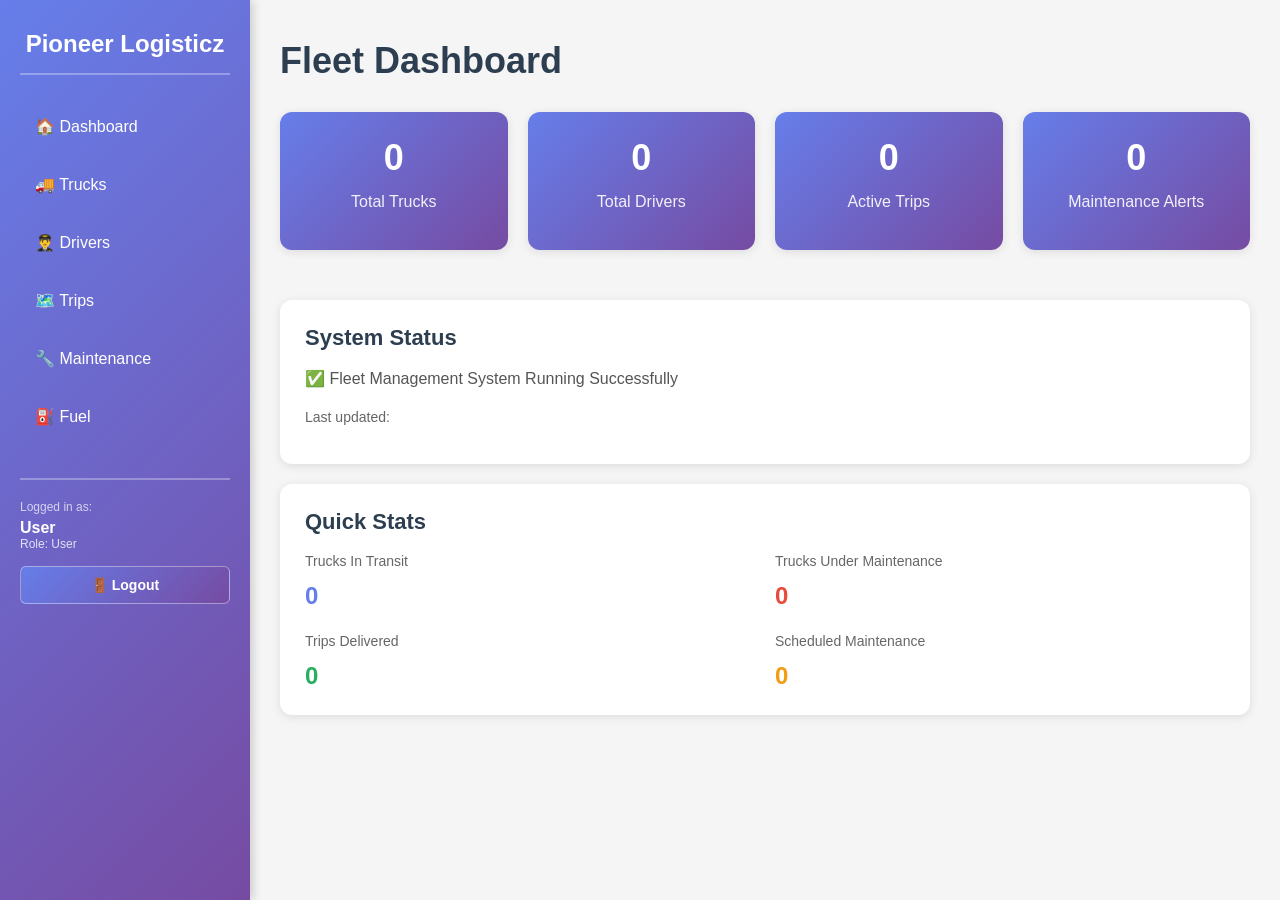
<file: index.html>
<!DOCTYPE html>
<html lang="en">
<head>
    <meta charset="UTF-8">
    <meta name="viewport" content="width=device-width, initial-scale=1.0">
    <title>Pioneer Logisticz Dashboard</title>
    <link rel="stylesheet" href="css/style.css">
</head>
<body>

<div class="sidebar">
    <h2>Pioneer Logisticz</h2>

    <ul>
        <li><a href="index.html">🏠 Dashboard</a></li>
        <li><a href="trucks.html">🚚 Trucks</a></li>
        <li><a href="drivers.html">👨‍✈️ Drivers</a></li>
        <li><a href="trips.html">🗺️ Trips</a></li>
        <li><a href="maintenance.html">🔧 Maintenance</a></li>
        <li><a href="fuel.html">⛽ Fuel</a></li>
    </ul>

    <div id="userProfile" style="margin-top: 40px; padding-top: 20px; border-top: 2px solid rgba(255, 255, 255, 0.3);">
        <div id="userInfo" style="margin-bottom: 15px;">
            <p style="font-size: 12px; color: rgba(255, 255, 255, 0.7); margin-bottom: 5px;">Logged in as:</p>
            <p id="userName" style="color: white; font-weight: 600;">User</p>
            <p id="userRole" style="font-size: 12px; color: rgba(255, 255, 255, 0.8);">Role: User</p>
        </div>
        <button onclick="logout()" style="width: 100%; padding: 10px; background-color: rgba(255, 255, 255, 0.2); color: white; border: 1px solid rgba(255, 255, 255, 0.4); border-radius: 6px; cursor: pointer; font-weight: 600; transition: all 0.3s ease;" onmouseover="this.style.backgroundColor='rgba(255, 255, 255, 0.3)'" onmouseout="this.style.backgroundColor='rgba(255, 255, 255, 0.2)'">🚪 Logout</button>
    </div>
</div>

<div class="main">

    <h1>Fleet Dashboard</h1>

    <div class="cards">

        <div class="card">
            <h2 id="totalTrucks">0</h2>
            <p>Total Trucks</p>
        </div>

        <div class="card">
            <h2 id="totalDrivers">0</h2>
            <p>Total Drivers</p>
        </div>

        <div class="card">
            <h2 id="activeTrips">0</h2>
            <p>Active Trips</p>
        </div>

        <div class="card">
            <h2 id="maintenanceAlerts">0</h2>
            <p>Maintenance Alerts</p>
        </div>

    </div>

    <div class="card" style="margin-top:20px;">
        <h2>System Status</h2>
        <p>✅ Fleet Management System Running Successfully</p>
        <p style="margin-top: 15px; color: #666; font-size: 14px;">Last updated: <span id="lastUpdated"></span></p>
    </div>

    <div class="card" style="margin-top:20px;">
        <h2>Quick Stats</h2>
        <div style="display: grid; grid-template-columns: repeat(2, 1fr); gap: 20px; margin-top: 15px;">
            <div>
                <p style="color: #666; font-size: 14px;">Trucks In Transit</p>
                <h3 id="trucksInTransit" style="color: #667eea; font-size: 24px;">0</h3>
            </div>
            <div>
                <p style="color: #666; font-size: 14px;">Trucks Under Maintenance</p>
                <h3 id="trucksUnderMaintenance" style="color: #e74c3c; font-size: 24px;">0</h3>
            </div>
            <div>
                <p style="color: #666; font-size: 14px;">Trips Delivered</p>
                <h3 id="tripsDelivered" style="color: #27ae60; font-size: 24px;">0</h3>
            </div>
            <div>
                <p style="color: #666; font-size: 14px;">Scheduled Maintenance</p>
                <h3 id="scheduledMaintenance" style="color: #f39c12; font-size: 24px;">0</h3>
            </div>
        </div>
    </div>

</div>

<script src="js/auth.js"></script>
<script src="js/app.js"></script>
<script>
    // Check authentication
    if (!checkAuth()) return;

    // Display user info
    function displayUserInfo() {
        const user = getCurrentUser();
        if (user) {
            document.getElementById('userName').textContent = user.name;
            document.getElementById('userRole').textContent = 'Role: ' + user.role.charAt(0).toUpperCase() + user.role.slice(1);
        }
    }

    // Update dashboard with more stats
    function updateAdvancedDashboard() {
        const storage = {
            trucks: JSON.parse(localStorage.getItem('trucks')) || [],
            drivers: JSON.parse(localStorage.getItem('drivers')) || [],
            trips: JSON.parse(localStorage.getItem('trips')) || [],
            maintenance: JSON.parse(localStorage.getItem('maintenance')) || [],
            fuel: JSON.parse(localStorage.getItem('fuel')) || []
        };

        document.getElementById('totalTrucks').textContent = storage.trucks.length;
        document.getElementById('totalDrivers').textContent = storage.drivers.length;
        document.getElementById('activeTrips').textContent = storage.trips.filter(t => t.tripStatus === 'In Transit' || t.tripStatus === 'Loading').length;
        document.getElementById('maintenanceAlerts').textContent = storage.maintenance.filter(m => m.status === 'Scheduled').length;
        
        document.getElementById('trucksInTransit').textContent = storage.trucks.filter(t => t.status === 'In Transit').length;
        document.getElementById('trucksUnderMaintenance').textContent = storage.trucks.filter(t => t.status === 'Maintenance').length;
        document.getElementById('tripsDelivered').textContent = storage.trips.filter(t => t.tripStatus === 'Delivered').length;
        document.getElementById('scheduledMaintenance').textContent = storage.maintenance.filter(m => m.status === 'Scheduled').length;
        
        document.getElementById('lastUpdated').textContent = new Date().toLocaleTimeString();
    }

    displayUserInfo();
    updateAdvancedDashboard();

    // Update stats every 5 seconds
    setInterval(updateAdvancedDashboard, 5000);
</script>

</body>
</html>
</file>
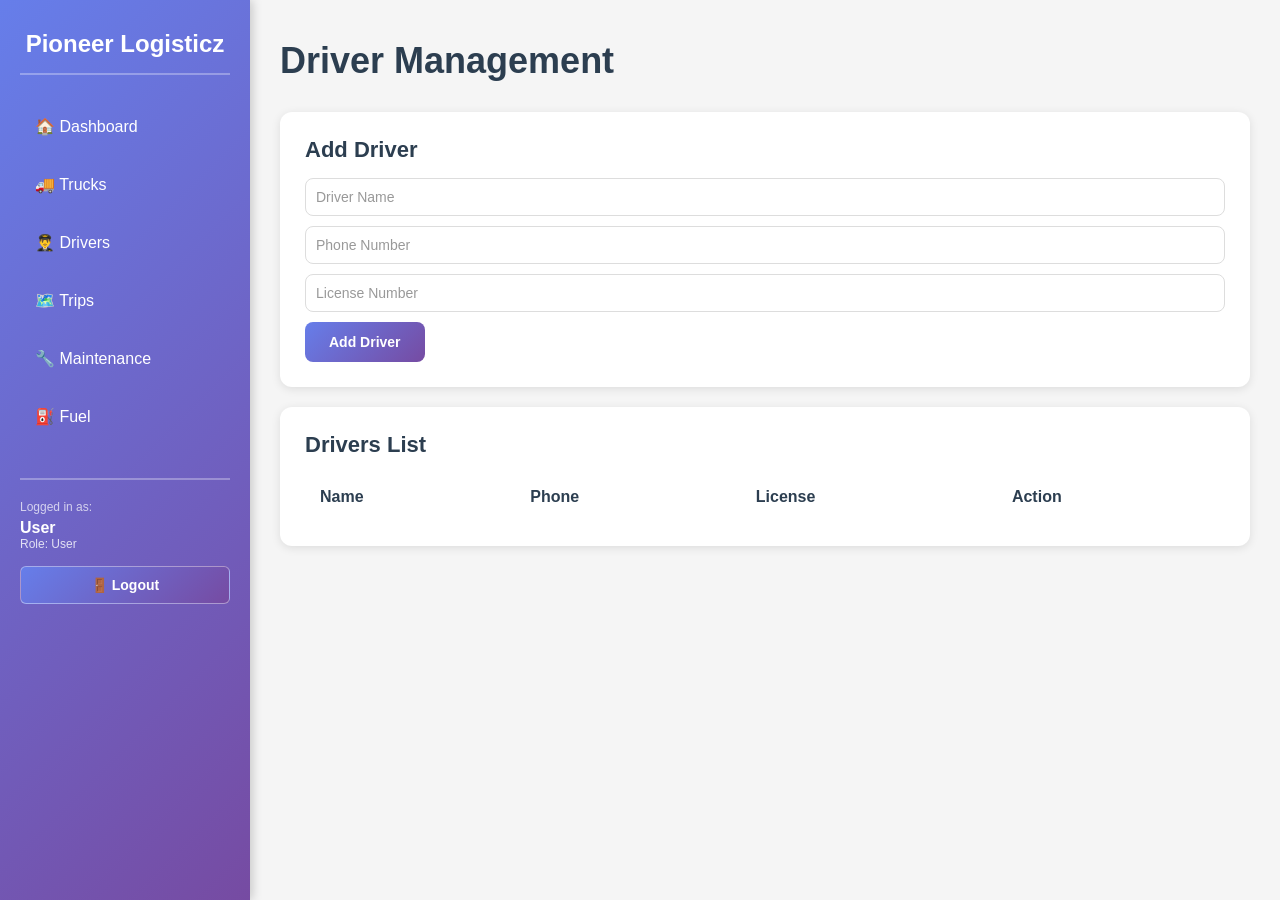
<file: drivers.html>
<!DOCTYPE html>
<html lang="en">
<head>
    <meta charset="UTF-8">
    <meta name="viewport" content="width=device-width, initial-scale=1.0">
    <title>Drivers - Pioneer Logisticz</title>
    <link rel="stylesheet" href="css/style.css">
</head>
<body>

<div class="sidebar">
    <h2>Pioneer Logisticz</h2>

    <ul>
        <li><a href="index.html">🏠 Dashboard</a></li>
        <li><a href="trucks.html">🚚 Trucks</a></li>
        <li><a href="drivers.html">👨‍✈️ Drivers</a></li>
        <li><a href="trips.html">🗺️ Trips</a></li>
        <li><a href="maintenance.html">🔧 Maintenance</a></li>
        <li><a href="fuel.html">⛽ Fuel</a></li>
    </ul>

    <div id="userProfile" style="margin-top: 40px; padding-top: 20px; border-top: 2px solid rgba(255, 255, 255, 0.3);">
        <div id="userInfo" style="margin-bottom: 15px;">
            <p style="font-size: 12px; color: rgba(255, 255, 255, 0.7); margin-bottom: 5px;">Logged in as:</p>
            <p id="userName" style="color: white; font-weight: 600;">User</p>
            <p id="userRole" style="font-size: 12px; color: rgba(255, 255, 255, 0.8);">Role: User</p>
        </div>
        <button onclick="logout()" style="width: 100%; padding: 10px; background-color: rgba(255, 255, 255, 0.2); color: white; border: 1px solid rgba(255, 255, 255, 0.4); border-radius: 6px; cursor: pointer; font-weight: 600; transition: all 0.3s ease;" onmouseover="this.style.backgroundColor='rgba(255, 255, 255, 0.3)'" onmouseout="this.style.backgroundColor='rgba(255, 255, 255, 0.2)'">🚪 Logout</button>
    </div>
</div>

<div class="main">

    <h1>Driver Management</h1>

    <div class="card">

        <h2>Add Driver</h2>

        <form onsubmit="event.preventDefault(); addDriver();">

            <input
                id="driverName"
                type="text"
                placeholder="Driver Name"
                style="width:100%;padding:10px;margin-bottom:10px;"
                required
            >

            <input
                id="driverPhone"
                type="text"
                placeholder="Phone Number"
                style="width:100%;padding:10px;margin-bottom:10px;"
                required
            >

            <input
                id="driverLicense"
                type="text"
                placeholder="License Number"
                style="width:100%;padding:10px;margin-bottom:10px;"
                required
            >

            <button type="submit">
                Add Driver
            </button>

        </form>

    </div>

    <div class="card" style="margin-top:20px;">

        <h2>Drivers List</h2>

        <table width="100%">

            <tr>
                <th>Name</th>
                <th>Phone</th>
                <th>License</th>
                <th>Action</th>
            </tr>

            <tbody id="driverTable"></tbody>

        </table>

    </div>

</div>

<script src="js/auth.js"></script>
<script src="js/app.js"></script>
<script>
    if (!checkAuth()) return;
    
    function displayUserInfo() {
        const user = getCurrentUser();
        if (user) {
            document.getElementById('userName').textContent = user.name;
            document.getElementById('userRole').textContent = 'Role: ' + user.role.charAt(0).toUpperCase() + user.role.slice(1);
        }
    }
    
    displayUserInfo();
    initPage();
</script>

</body>
</html>
</file>
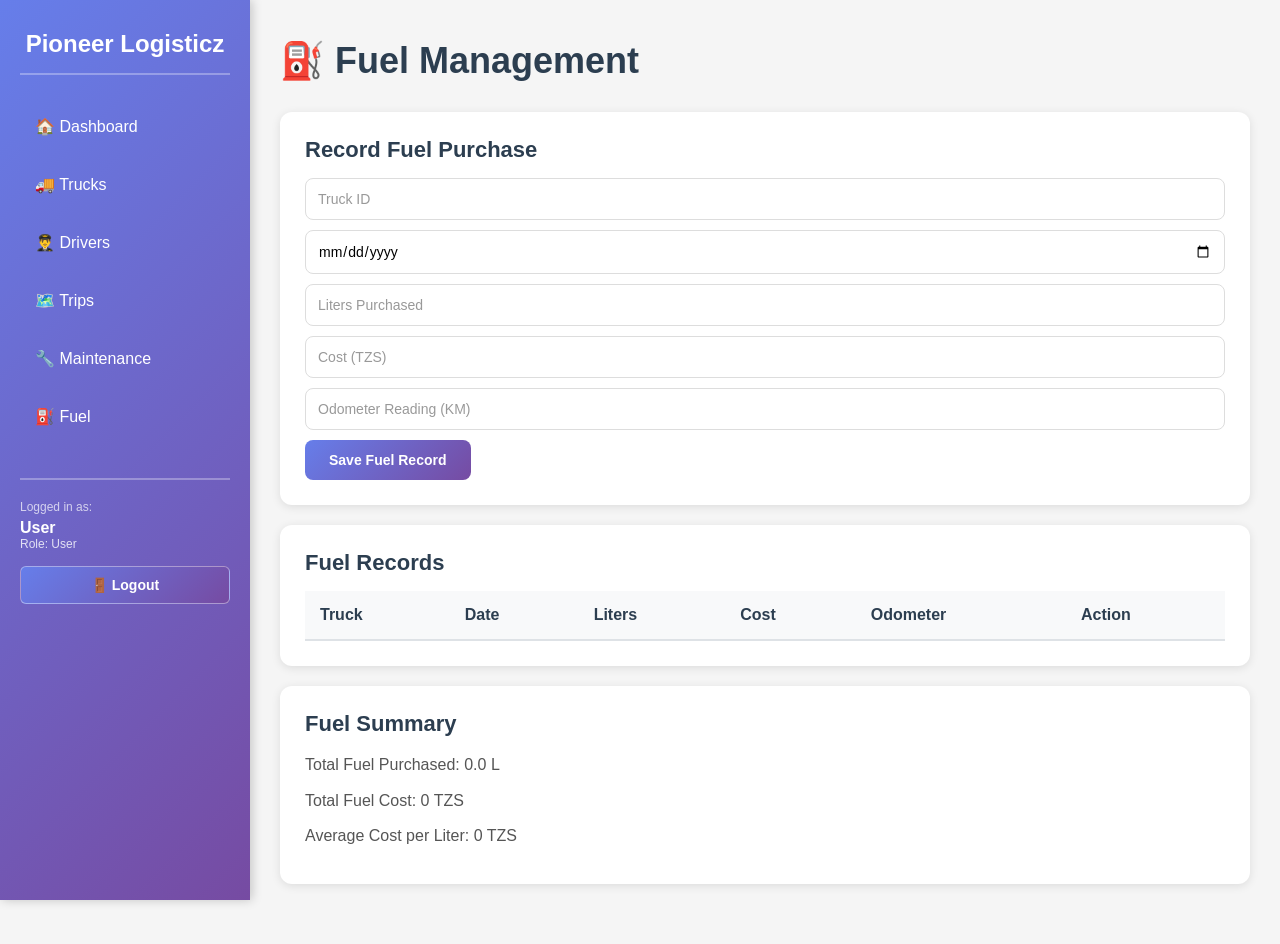
<file: fuel.html>
<!DOCTYPE html>
<html lang="en">
<head>
    <meta charset="UTF-8">
    <meta name="viewport" content="width=device-width, initial-scale=1.0">
    <title>Fuel Management - Pioneer Logisticz</title>
    <link rel="stylesheet" href="css/style.css">
</head>
<body>

<div class="sidebar">
    <h2>Pioneer Logisticz</h2>
    <ul>
        <li><a href="index.html">🏠 Dashboard</a></li>
        <li><a href="trucks.html">🚚 Trucks</a></li>
        <li><a href="drivers.html">👨‍✈️ Drivers</a></li>
        <li><a href="trips.html">🗺️ Trips</a></li>
        <li><a href="maintenance.html">🔧 Maintenance</a></li>
        <li><a href="fuel.html">⛽ Fuel</a></li>
    </ul>

    <div id="userProfile" style="margin-top: 40px; padding-top: 20px; border-top: 2px solid rgba(255, 255, 255, 0.3);">
        <div id="userInfo" style="margin-bottom: 15px;">
            <p style="font-size: 12px; color: rgba(255, 255, 255, 0.7); margin-bottom: 5px;">Logged in as:</p>
            <p id="userName" style="color: white; font-weight: 600;">User</p>
            <p id="userRole" style="font-size: 12px; color: rgba(255, 255, 255, 0.8);">Role: User</p>
        </div>
        <button onclick="logout()" style="width: 100%; padding: 10px; background-color: rgba(255, 255, 255, 0.2); color: white; border: 1px solid rgba(255, 255, 255, 0.4); border-radius: 6px; cursor: pointer; font-weight: 600; transition: all 0.3s ease;" onmouseover="this.style.backgroundColor='rgba(255, 255, 255, 0.3)'" onmouseout="this.style.backgroundColor='rgba(255, 255, 255, 0.2)'">🚪 Logout</button>
    </div>
</div>

<div class="main">
    <h1>⛽ Fuel Management</h1>

    <div class="card" style="margin-top:20px;">
        <h2>Record Fuel Purchase</h2>

        <form onsubmit="event.preventDefault(); recordFuel();">
            <input
                id="fuelTruckId"
                type="text"
                placeholder="Truck ID"
                style="width:100%;padding:12px;margin-bottom:10px;"
                required
            >

            <input
                id="fuelDate"
                type="date"
                style="width:100%;padding:12px;margin-bottom:10px;"
                required
            >

            <input
                id="litersPurchased"
                type="number"
                placeholder="Liters Purchased"
                style="width:100%;padding:12px;margin-bottom:10px;"
                min="0"
                step="0.1"
                required
            >

            <input
                id="fuelCost"
                type="number"
                placeholder="Cost (TZS)"
                style="width:100%;padding:12px;margin-bottom:10px;"
                min="0"
                required
            >

            <input
                id="odometerReading"
                type="number"
                placeholder="Odometer Reading (KM)"
                style="width:100%;padding:12px;margin-bottom:10px;"
                min="0"
                required
            >

            <button type="submit">
                Save Fuel Record
            </button>
        </form>
    </div>

    <div class="card" style="margin-top:20px;">
        <h2>Fuel Records</h2>

        <table width="100%" cellpadding="10">
            <thead>
                <tr>
                    <th align="left">Truck</th>
                    <th align="left">Date</th>
                    <th align="left">Liters</th>
                    <th align="left">Cost</th>
                    <th align="left">Odometer</th>
                    <th align="left">Action</th>
                </tr>
            </thead>
            <tbody id="fuelTable">
            </tbody>
        </table>
    </div>

    <div class="card" style="margin-top:20px;">
        <h2>Fuel Summary</h2>
        <p>Total Fuel Purchased: <span id="totalFuel">0</span> L</p>
        <p>Total Fuel Cost: <span id="totalFuelCost">0</span> TZS</p>
        <p>Average Cost per Liter: <span id="avgCostPerLiter">0</span> TZS</p>
    </div>
</div>

<script src="js/auth.js"></script>
<script src="js/app.js"></script>
<script>
    if (!checkAuth()) return;
    
    function displayUserInfo() {
        const user = getCurrentUser();
        if (user) {
            document.getElementById('userName').textContent = user.name;
            document.getElementById('userRole').textContent = 'Role: ' + user.role.charAt(0).toUpperCase() + user.role.slice(1);
        }
    }
    
    displayUserInfo();
    initPage();
</script>

</body>
</html>
</file>
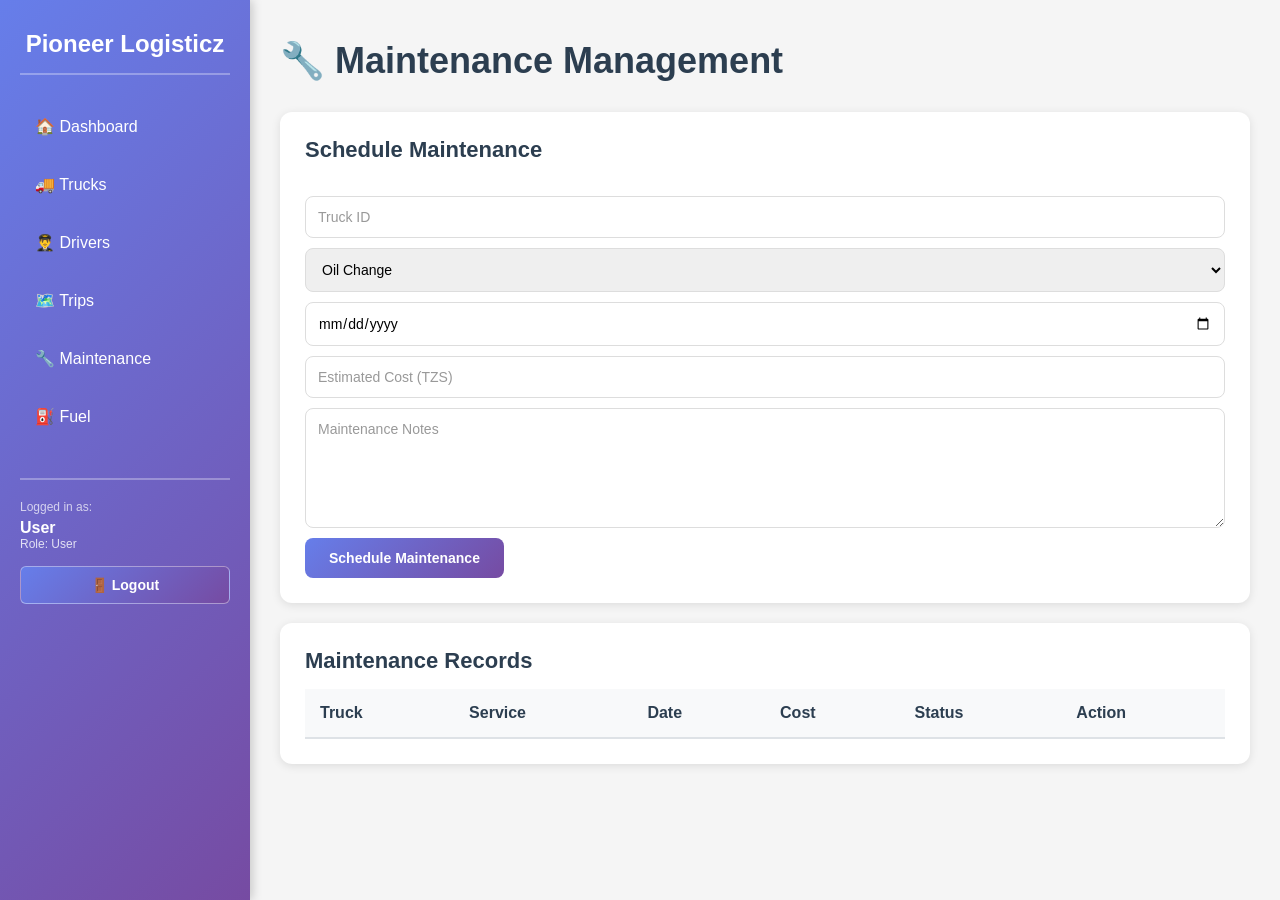
<file: maintenance.html>
<!DOCTYPE html>
<html lang="en">
<head>
    <meta charset="UTF-8">
    <meta name="viewport" content="width=device-width, initial-scale=1.0">
    <title>Maintenance Management - Pioneer Logisticz</title>
    <link rel="stylesheet" href="css/style.css">
</head>
<body>

<div class="sidebar">
    <h2>Pioneer Logisticz</h2>
    <ul>
        <li><a href="index.html">🏠 Dashboard</a></li>
        <li><a href="trucks.html">🚚 Trucks</a></li>
        <li><a href="drivers.html">👨‍✈️ Drivers</a></li>
        <li><a href="trips.html">🗺️ Trips</a></li>
        <li><a href="maintenance.html">🔧 Maintenance</a></li>
        <li><a href="fuel.html">⛽ Fuel</a></li>
    </ul>

    <div id="userProfile" style="margin-top: 40px; padding-top: 20px; border-top: 2px solid rgba(255, 255, 255, 0.3);">
        <div id="userInfo" style="margin-bottom: 15px;">
            <p style="font-size: 12px; color: rgba(255, 255, 255, 0.7); margin-bottom: 5px;">Logged in as:</p>
            <p id="userName" style="color: white; font-weight: 600;">User</p>
            <p id="userRole" style="font-size: 12px; color: rgba(255, 255, 255, 0.8);">Role: User</p>
        </div>
        <button onclick="logout()" style="width: 100%; padding: 10px; background-color: rgba(255, 255, 255, 0.2); color: white; border: 1px solid rgba(255, 255, 255, 0.4); border-radius: 6px; cursor: pointer; font-weight: 600; transition: all 0.3s ease;" onmouseover="this.style.backgroundColor='rgba(255, 255, 255, 0.3)'" onmouseout="this.style.backgroundColor='rgba(255, 255, 255, 0.2)'">🚪 Logout</button>
    </div>
</div>

<div class="main">
    <h1>🔧 Maintenance Management</h1>

    <div class="card" style="margin-top:20px;">
        <h2>Schedule Maintenance</h2>
        <br>

        <form onsubmit="event.preventDefault(); scheduleMaintenance();">
            <input
                id="maintenanceTruckId"
                type="text"
                placeholder="Truck ID"
                style="width:100%;padding:12px;margin-bottom:10px;"
                required
            >

            <select
                id="maintenanceType"
                style="width:100%;padding:12px;margin-bottom:10px;"
            >
                <option>Oil Change</option>
                <option>Tire Replacement</option>
                <option>Brake Service</option>
                <option>Engine Repair</option>
                <option>General Inspection</option>
            </select>

            <input
                id="maintenanceDate"
                type="date"
                style="width:100%;padding:12px;margin-bottom:10px;"
                required
            >

            <input
                id="estimatedCost"
                type="number"
                placeholder="Estimated Cost (TZS)"
                style="width:100%;padding:12px;margin-bottom:10px;"
                required
            >

            <textarea
                id="maintenanceNotes"
                placeholder="Maintenance Notes"
                style="width:100%;padding:12px;margin-bottom:10px;height:120px;"
            ></textarea>

            <button type="submit">
                Schedule Maintenance
            </button>
        </form>
    </div>

    <div class="card" style="margin-top:20px;">
        <h2>Maintenance Records</h2>

        <table width="100%" cellpadding="10">
            <thead>
                <tr>
                    <th align="left">Truck</th>
                    <th align="left">Service</th>
                    <th align="left">Date</th>
                    <th align="left">Cost</th>
                    <th align="left">Status</th>
                    <th align="left">Action</th>
                </tr>
            </thead>
            <tbody id="maintenanceTable">
            </tbody>
        </table>
    </div>
</div>

<script src="js/auth.js"></script>
<script src="js/app.js"></script>
<script>
    if (!checkAuth()) return;
    
    function displayUserInfo() {
        const user = getCurrentUser();
        if (user) {
            document.getElementById('userName').textContent = user.name;
            document.getElementById('userRole').textContent = 'Role: ' + user.role.charAt(0).toUpperCase() + user.role.slice(1);
        }
    }
    
    displayUserInfo();
    initPage();
</script>

</body>
</html>
</file>
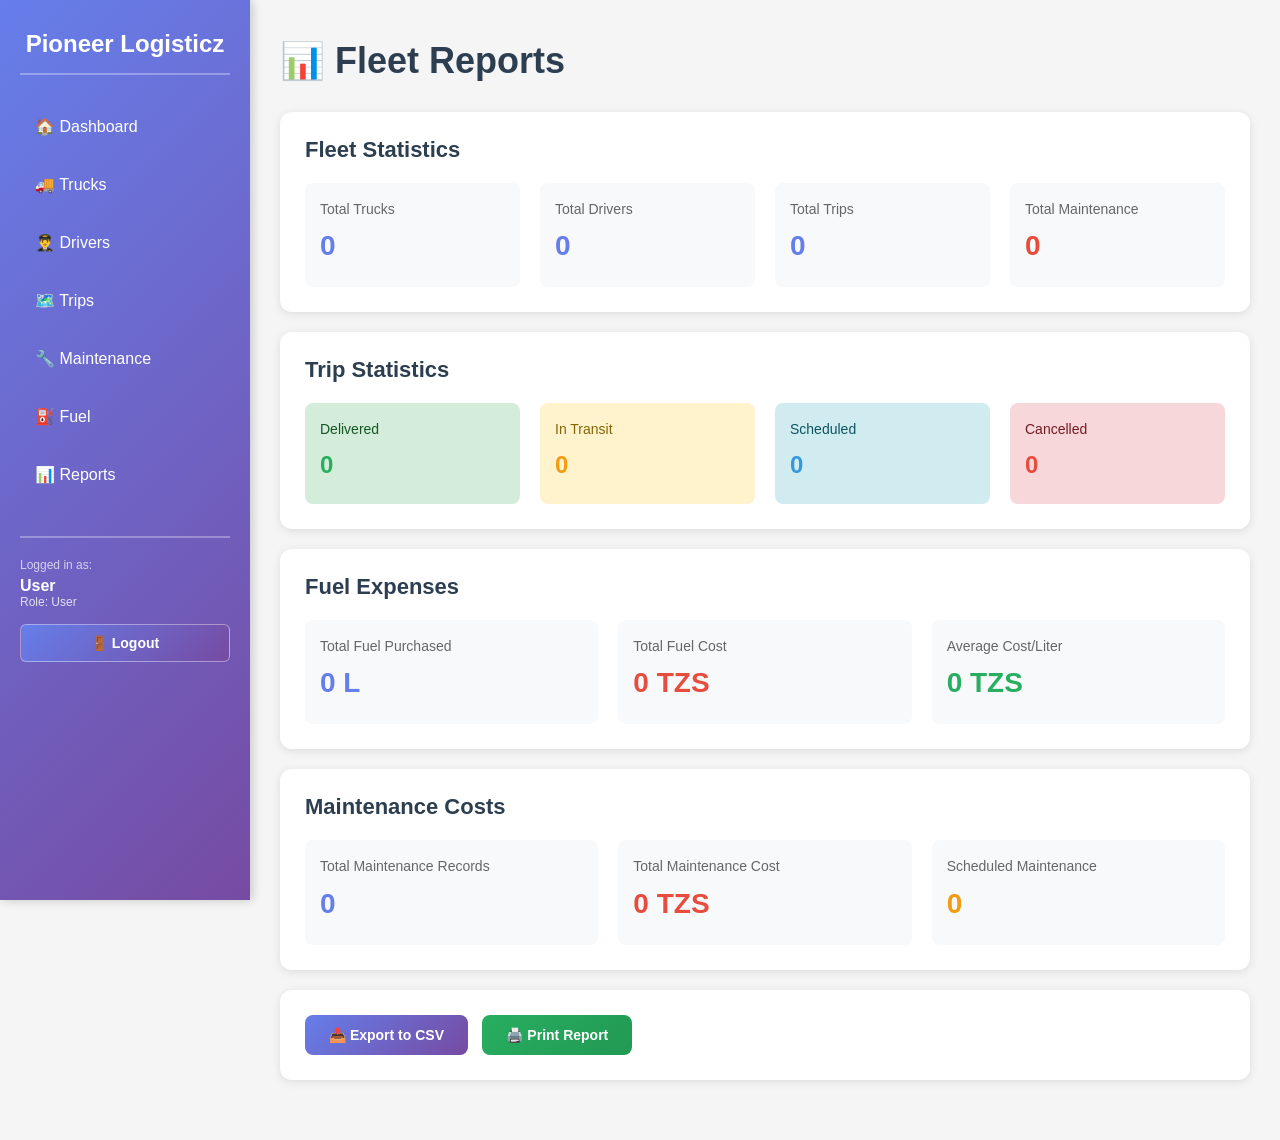
<file: reports.html>
<!DOCTYPE html>
<html lang="en">
<head>
    <meta charset="UTF-8">
    <meta name="viewport" content="width=device-width, initial-scale=1.0">
    <title>Reports - Pioneer Logisticz</title>
    <link rel="stylesheet" href="css/style.css">
</head>
<body>

<div class="sidebar">
    <h2>Pioneer Logisticz</h2>
    <ul>
        <li><a href="index.html">🏠 Dashboard</a></li>
        <li><a href="trucks.html">🚚 Trucks</a></li>
        <li><a href="drivers.html">👨‍✈️ Drivers</a></li>
        <li><a href="trips.html">🗺️ Trips</a></li>
        <li><a href="maintenance.html">🔧 Maintenance</a></li>
        <li><a href="fuel.html">⛽ Fuel</a></li>
        <li><a href="reports.html">📊 Reports</a></li>
    </ul>

    <div id="userProfile" style="margin-top: 40px; padding-top: 20px; border-top: 2px solid rgba(255, 255, 255, 0.3);">
        <div id="userInfo" style="margin-bottom: 15px;">
            <p style="font-size: 12px; color: rgba(255, 255, 255, 0.7); margin-bottom: 5px;">Logged in as:</p>
            <p id="userName" style="color: white; font-weight: 600;">User</p>
            <p id="userRole" style="font-size: 12px; color: rgba(255, 255, 255, 0.8);">Role: User</p>
        </div>
        <button onclick="logout()" style="width: 100%; padding: 10px; background-color: rgba(255, 255, 255, 0.2); color: white; border: 1px solid rgba(255, 255, 255, 0.4); border-radius: 6px; cursor: pointer; font-weight: 600; transition: all 0.3s ease;" onmouseover="this.style.backgroundColor='rgba(255, 255, 255, 0.3)'" onmouseout="this.style.backgroundColor='rgba(255, 255, 255, 0.2)'">🚪 Logout</button>
    </div>
</div>

<div class="main">
    <h1>📊 Fleet Reports</h1>

    <div class="card" style="margin-top:20px;">
        <h2>Fleet Statistics</h2>
        <div style="display: grid; grid-template-columns: repeat(auto-fit, minmax(200px, 1fr)); gap: 20px; margin-top: 20px;">
            <div style="padding: 15px; background: #f8f9fa; border-radius: 8px;">
                <p style="color: #666; font-size: 14px;">Total Trucks</p>
                <h3 id="reportTotalTrucks" style="color: #667eea; font-size: 28px; margin: 10px 0;">0</h3>
            </div>
            <div style="padding: 15px; background: #f8f9fa; border-radius: 8px;">
                <p style="color: #666; font-size: 14px;">Total Drivers</p>
                <h3 id="reportTotalDrivers" style="color: #667eea; font-size: 28px; margin: 10px 0;">0</h3>
            </div>
            <div style="padding: 15px; background: #f8f9fa; border-radius: 8px;">
                <p style="color: #666; font-size: 14px;">Total Trips</p>
                <h3 id="reportTotalTrips" style="color: #667eea; font-size: 28px; margin: 10px 0;">0</h3>
            </div>
            <div style="padding: 15px; background: #f8f9fa; border-radius: 8px;">
                <p style="color: #666; font-size: 14px;">Total Maintenance</p>
                <h3 id="reportTotalMaintenance" style="color: #e74c3c; font-size: 28px; margin: 10px 0;">0</h3>
            </div>
        </div>
    </div>

    <div class="card" style="margin-top:20px;">
        <h2>Trip Statistics</h2>
        <div style="display: grid; grid-template-columns: repeat(auto-fit, minmax(150px, 1fr)); gap: 20px; margin-top: 20px;">
            <div style="padding: 15px; background: #d4edda; border-radius: 8px;">
                <p style="color: #155724; font-size: 14px;">Delivered</p>
                <h3 id="reportTripsDelivered" style="color: #27ae60; font-size: 24px; margin: 10px 0;">0</h3>
            </div>
            <div style="padding: 15px; background: #fff3cd; border-radius: 8px;">
                <p style="color: #856404; font-size: 14px;">In Transit</p>
                <h3 id="reportTripsInTransit" style="color: #f39c12; font-size: 24px; margin: 10px 0;">0</h3>
            </div>
            <div style="padding: 15px; background: #d1ecf1; border-radius: 8px;">
                <p style="color: #0c5460; font-size: 14px;">Scheduled</p>
                <h3 id="reportTripsScheduled" style="color: #3498db; font-size: 24px; margin: 10px 0;">0</h3>
            </div>
            <div style="padding: 15px; background: #f8d7da; border-radius: 8px;">
                <p style="color: #721c24; font-size: 14px;">Cancelled</p>
                <h3 id="reportTripsCancelled" style="color: #e74c3c; font-size: 24px; margin: 10px 0;">0</h3>
            </div>
        </div>
    </div>

    <div class="card" style="margin-top:20px;">
        <h2>Fuel Expenses</h2>
        <div style="display: grid; grid-template-columns: repeat(auto-fit, minmax(200px, 1fr)); gap: 20px; margin-top: 20px;">
            <div style="padding: 15px; background: #f8f9fa; border-radius: 8px;">
                <p style="color: #666; font-size: 14px;">Total Fuel Purchased</p>
                <h3 id="reportTotalFuelLiters" style="color: #667eea; font-size: 28px; margin: 10px 0;">0 L</h3>
            </div>
            <div style="padding: 15px; background: #f8f9fa; border-radius: 8px;">
                <p style="color: #666; font-size: 14px;">Total Fuel Cost</p>
                <h3 id="reportTotalFuelCost" style="color: #e74c3c; font-size: 28px; margin: 10px 0;">0 TZS</h3>
            </div>
            <div style="padding: 15px; background: #f8f9fa; border-radius: 8px;">
                <p style="color: #666; font-size: 14px;">Average Cost/Liter</p>
                <h3 id="reportAvgFuelCost" style="color: #27ae60; font-size: 28px; margin: 10px 0;">0 TZS</h3>
            </div>
        </div>
    </div>

    <div class="card" style="margin-top:20px;">
        <h2>Maintenance Costs</h2>
        <div style="display: grid; grid-template-columns: repeat(auto-fit, minmax(200px, 1fr)); gap: 20px; margin-top: 20px;">
            <div style="padding: 15px; background: #f8f9fa; border-radius: 8px;">
                <p style="color: #666; font-size: 14px;">Total Maintenance Records</p>
                <h3 id="reportMaintenanceCount" style="color: #667eea; font-size: 28px; margin: 10px 0;">0</h3>
            </div>
            <div style="padding: 15px; background: #f8f9fa; border-radius: 8px;">
                <p style="color: #666; font-size: 14px;">Total Maintenance Cost</p>
                <h3 id="reportMaintenanceCost" style="color: #e74c3c; font-size: 28px; margin: 10px 0;">0 TZS</h3>
            </div>
            <div style="padding: 15px; background: #f8f9fa; border-radius: 8px;">
                <p style="color: #666; font-size: 14px;">Scheduled Maintenance</p>
                <h3 id="reportScheduledMaintenance" style="color: #f39c12; font-size: 28px; margin: 10px 0;">0</h3>
            </div>
        </div>
    </div>

    <div class="card" style="margin-top:20px;">
        <button onclick="exportToCSV()" style="padding:12px 24px;background: linear-gradient(135deg, #667eea 0%, #764ba2 100%);color: white;border: none;border-radius: 8px;font-size: 14px;font-weight: 600;cursor: pointer;margin-right: 10px;">
            📥 Export to CSV
        </button>
        <button onclick="printReport()" style="padding:12px 24px;background: linear-gradient(135deg, #27ae60 0%, #229954 100%);color: white;border: none;border-radius: 8px;font-size: 14px;font-weight: 600;cursor: pointer;">
            🖨️ Print Report
        </button>
    </div>
</div>

<script src="js/auth.js"></script>
<script src="js/reports.js"></script>
<script>
    if (!checkAuth()) return;
    
    function displayUserInfo() {
        const user = getCurrentUser();
        if (user) {
            document.getElementById('userName').textContent = user.name;
            document.getElementById('userRole').textContent = 'Role: ' + user.role.charAt(0).toUpperCase() + user.role.slice(1);
        }
    }
    
    displayUserInfo();
    generateReports();
</script>

</body>
</html>
</file>
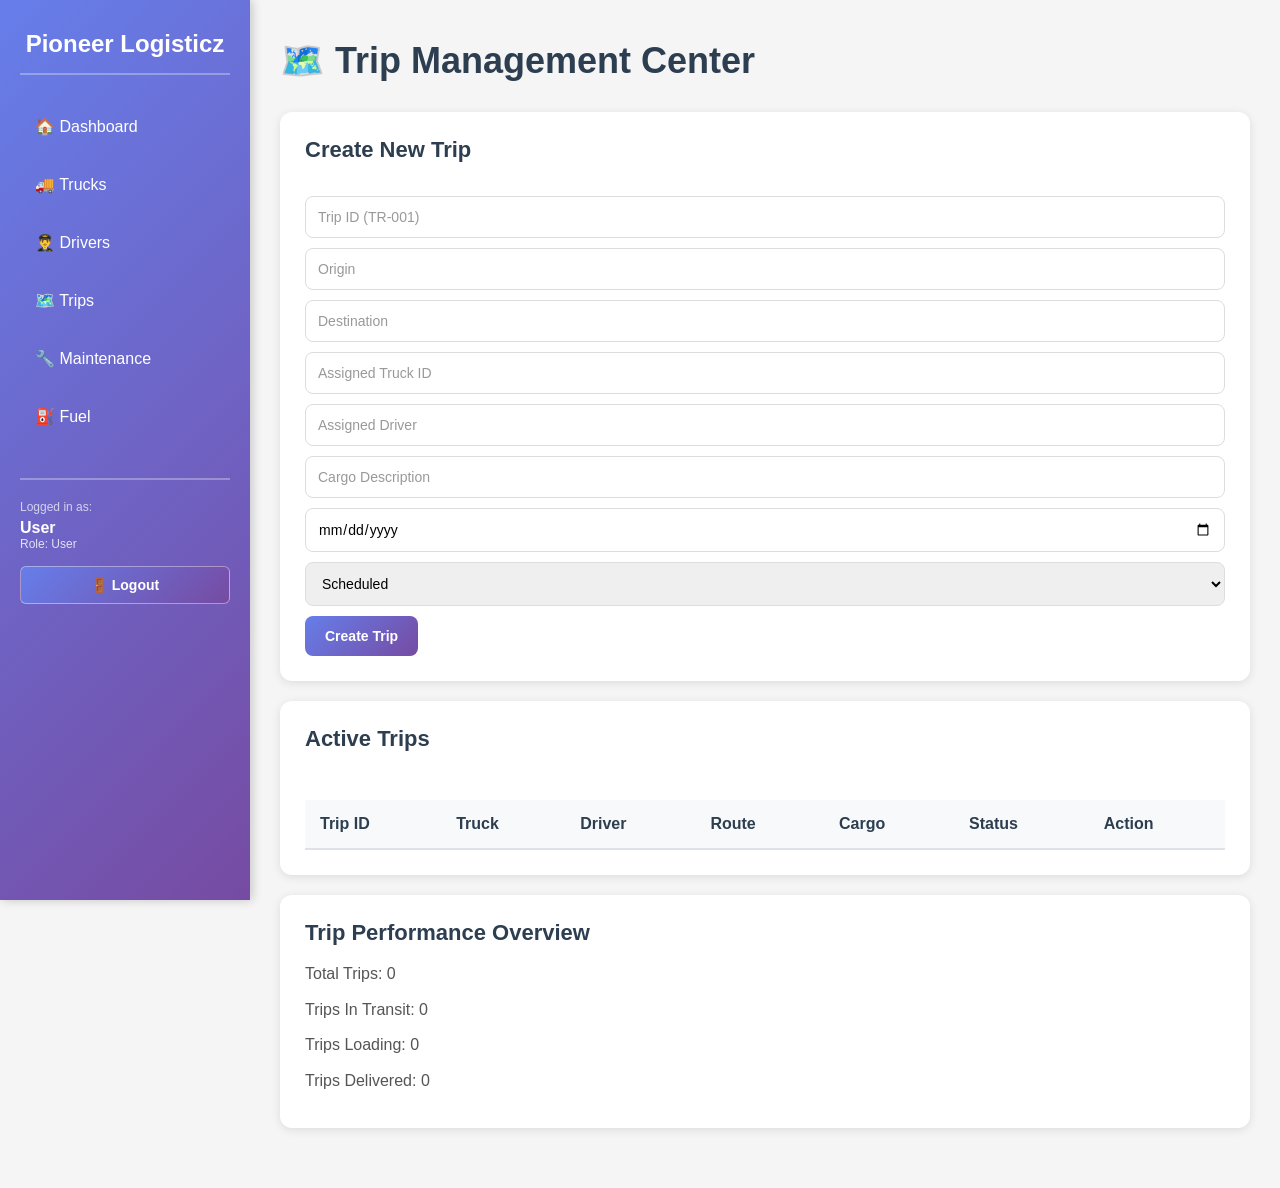
<file: trips.html>
<!DOCTYPE html>
<html lang="en">
<head>
    <meta charset="UTF-8">
    <meta name="viewport" content="width=device-width, initial-scale=1.0">
    <title>Trip Management - Pioneer Logisticz</title>
    <link rel="stylesheet" href="css/style.css">
</head>
<body>

<div class="sidebar">
    <h2>Pioneer Logisticz</h2>
    <ul>
        <li><a href="index.html">🏠 Dashboard</a></li>
        <li><a href="trucks.html">🚚 Trucks</a></li>
        <li><a href="drivers.html">👨‍✈️ Drivers</a></li>
        <li><a href="trips.html">🗺️ Trips</a></li>
        <li><a href="maintenance.html">🔧 Maintenance</a></li>
        <li><a href="fuel.html">⛽ Fuel</a></li>
    </ul>

    <div id="userProfile" style="margin-top: 40px; padding-top: 20px; border-top: 2px solid rgba(255, 255, 255, 0.3);">
        <div id="userInfo" style="margin-bottom: 15px;">
            <p style="font-size: 12px; color: rgba(255, 255, 255, 0.7); margin-bottom: 5px;">Logged in as:</p>
            <p id="userName" style="color: white; font-weight: 600;">User</p>
            <p id="userRole" style="font-size: 12px; color: rgba(255, 255, 255, 0.8);">Role: User</p>
        </div>
        <button onclick="logout()" style="width: 100%; padding: 10px; background-color: rgba(255, 255, 255, 0.2); color: white; border: 1px solid rgba(255, 255, 255, 0.4); border-radius: 6px; cursor: pointer; font-weight: 600; transition: all 0.3s ease;" onmouseover="this.style.backgroundColor='rgba(255, 255, 255, 0.3)'" onmouseout="this.style.backgroundColor='rgba(255, 255, 255, 0.2)'">🚪 Logout</button>
    </div>
</div>

<div class="main">
    <h1>🗺️ Trip Management Center</h1>

    <div class="card" style="margin-top:20px;">
        <h2>Create New Trip</h2>
        <br>

        <form onsubmit="event.preventDefault(); addTrip();">
            <input
                id="tripId"
                type="text"
                placeholder="Trip ID (TR-001)"
                style="width:100%;padding:12px;margin-bottom:10px;"
                required
            >

            <input
                id="origin"
                type="text"
                placeholder="Origin"
                style="width:100%;padding:12px;margin-bottom:10px;"
                required
            >

            <input
                id="destination"
                type="text"
                placeholder="Destination"
                style="width:100%;padding:12px;margin-bottom:10px;"
                required
            >

            <input
                id="assignedTruck"
                type="text"
                placeholder="Assigned Truck ID"
                style="width:100%;padding:12px;margin-bottom:10px;"
                required
            >

            <input
                id="assignedDriver"
                type="text"
                placeholder="Assigned Driver"
                style="width:100%;padding:12px;margin-bottom:10px;"
                required
            >

            <input
                id="cargoDescription"
                type="text"
                placeholder="Cargo Description"
                style="width:100%;padding:12px;margin-bottom:10px;"
                required
            >

            <input
                id="tripDate"
                type="date"
                style="width:100%;padding:12px;margin-bottom:10px;"
                required
            >

            <select
                id="tripStatus"
                style="width:100%;padding:12px;margin-bottom:10px;"
            >
                <option>Scheduled</option>
                <option>Loading</option>
                <option>In Transit</option>
                <option>Delivered</option>
                <option>Cancelled</option>
            </select>

            <button
                type="submit"
                style="padding:12px 20px;"
            >
                Create Trip
            </button>
        </form>
    </div>

    <div class="card" style="margin-top:20px;">
        <h2>Active Trips</h2>
        <br>

        <table width="100%" cellpadding="10">
            <thead>
                <tr>
                    <th align="left">Trip ID</th>
                    <th align="left">Truck</th>
                    <th align="left">Driver</th>
                    <th align="left">Route</th>
                    <th align="left">Cargo</th>
                    <th align="left">Status</th>
                    <th align="left">Action</th>
                </tr>
            </thead>
            <tbody id="tripTable">
            </tbody>
        </table>
    </div>

    <div class="card" style="margin-top:20px;">
        <h2>Trip Performance Overview</h2>
        <p>Total Trips: <span id="totalTrips">0</span></p>
        <p>Trips In Transit: <span id="tripsInTransit">0</span></p>
        <p>Trips Loading: <span id="tripsLoading">0</span></p>
        <p>Trips Delivered: <span id="tripsDelivered">0</span></p>
    </div>
</div>

<script src="js/auth.js"></script>
<script src="js/app.js"></script>
<script>
    if (!checkAuth()) return;
    
    function displayUserInfo() {
        const user = getCurrentUser();
        if (user) {
            document.getElementById('userName').textContent = user.name;
            document.getElementById('userRole').textContent = 'Role: ' + user.role.charAt(0).toUpperCase() + user.role.slice(1);
        }
    }
    
    displayUserInfo();
    initPage();
</script>

</body>
</html>
</file>
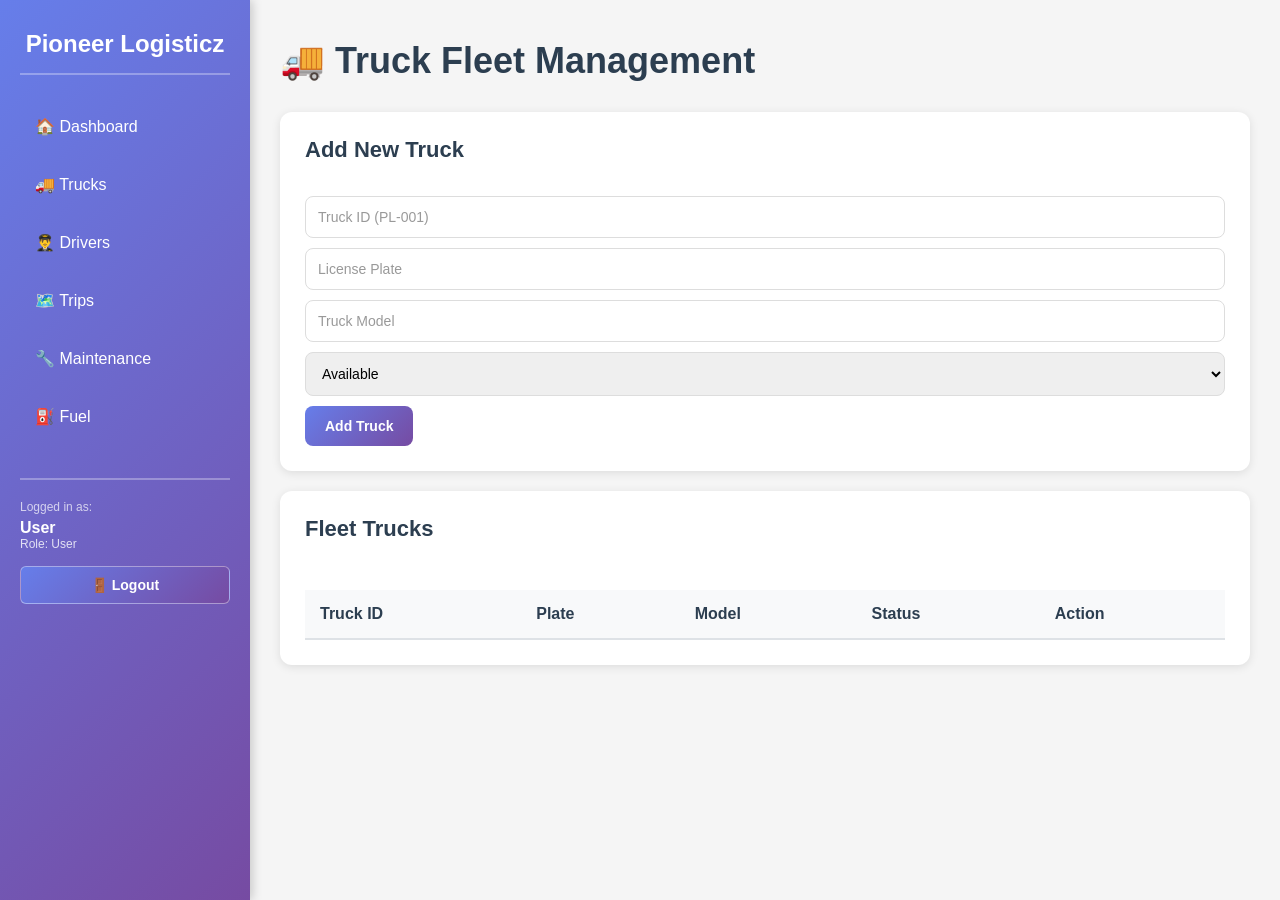
<file: trucks.html>
<!DOCTYPE html>
<html lang="en">
<head>
    <meta charset="UTF-8">
    <meta name="viewport" content="width=device-width, initial-scale=1.0">
    <title>Truck Fleet Management - Pioneer Logisticz</title>
    <link rel="stylesheet" href="css/style.css">
</head>
<body>

<div class="sidebar">
    <h2>Pioneer Logisticz</h2>
    <ul>
        <li><a href="index.html">🏠 Dashboard</a></li>
        <li><a href="trucks.html">🚚 Trucks</a></li>
        <li><a href="drivers.html">👨‍✈️ Drivers</a></li>
        <li><a href="trips.html">🗺️ Trips</a></li>
        <li><a href="maintenance.html">🔧 Maintenance</a></li>
        <li><a href="fuel.html">⛽ Fuel</a></li>
    </ul>

    <div id="userProfile" style="margin-top: 40px; padding-top: 20px; border-top: 2px solid rgba(255, 255, 255, 0.3);">
        <div id="userInfo" style="margin-bottom: 15px;">
            <p style="font-size: 12px; color: rgba(255, 255, 255, 0.7); margin-bottom: 5px;">Logged in as:</p>
            <p id="userName" style="color: white; font-weight: 600;">User</p>
            <p id="userRole" style="font-size: 12px; color: rgba(255, 255, 255, 0.8);">Role: User</p>
        </div>
        <button onclick="logout()" style="width: 100%; padding: 10px; background-color: rgba(255, 255, 255, 0.2); color: white; border: 1px solid rgba(255, 255, 255, 0.4); border-radius: 6px; cursor: pointer; font-weight: 600; transition: all 0.3s ease;" onmouseover="this.style.backgroundColor='rgba(255, 255, 255, 0.3)'" onmouseout="this.style.backgroundColor='rgba(255, 255, 255, 0.2)'">🚪 Logout</button>
    </div>
</div>

<div class="main">
    <h1>🚚 Truck Fleet Management</h1>

    <div class="card" style="margin-top:20px;">
        <h2>Add New Truck</h2>
        <br>

        <form onsubmit="event.preventDefault(); addTruck();">
            <input
                id="truckId"
                type="text"
                placeholder="Truck ID (PL-001)"
                style="width:100%;padding:12px;margin-bottom:10px;"
                required
            >

            <input
                id="plate"
                type="text"
                placeholder="License Plate"
                style="width:100%;padding:12px;margin-bottom:10px;"
                required
            >

            <input
                id="model"
                type="text"
                placeholder="Truck Model"
                style="width:100%;padding:12px;margin-bottom:10px;"
                required
            >

            <select
                id="status"
                style="width:100%;padding:12px;margin-bottom:10px;"
            >
                <option>Available</option>
                <option>In Transit</option>
                <option>Maintenance</option>
            </select>

            <button
                type="submit"
                style="padding:12px 20px;cursor:pointer;"
            >
                Add Truck
            </button>
        </form>
    </div>

    <div class="card" style="margin-top:20px;">
        <h2>Fleet Trucks</h2>
        <br>

        <table width="100%" cellpadding="10">
            <thead>
                <tr>
                    <th align="left">Truck ID</th>
                    <th align="left">Plate</th>
                    <th align="left">Model</th>
                    <th align="left">Status</th>
                    <th align="left">Action</th>
                </tr>
            </thead>
            <tbody id="truckTable">
            </tbody>
        </table>
    </div>
</div>

<script src="js/auth.js"></script>
<script src="js/app.js"></script>
<script>
    if (!checkAuth()) return;
    
    function displayUserInfo() {
        const user = getCurrentUser();
        if (user) {
            document.getElementById('userName').textContent = user.name;
            document.getElementById('userRole').textContent = 'Role: ' + user.role.charAt(0).toUpperCase() + user.role.slice(1);
        }
    }
    
    displayUserInfo();
    initPage();
</script>

</body>
</html>
</file>
<file: css/style.css>
* {
    margin: 0;
    padding: 0;
    box-sizing: border-box;
}

body {
    font-family: 'Segoe UI', Tahoma, Geneva, Verdana, sans-serif;
    background-color: #f5f5f5;
    color: #333;
    display: flex;
}

/* ===== SIDEBAR ===== */
.sidebar {
    width: 250px;
    background: linear-gradient(135deg, #667eea 0%, #764ba2 100%);
    color: white;
    padding: 30px 20px;
    min-height: 100vh;
    position: fixed;
    left: 0;
    top: 0;
    box-shadow: 2px 0 10px rgba(0, 0, 0, 0.2);
    overflow-y: auto;
}

.sidebar h2 {
    margin-bottom: 30px;
    font-size: 24px;
    font-weight: 700;
    text-align: center;
    border-bottom: 2px solid rgba(255, 255, 255, 0.3);
    padding-bottom: 15px;
}

.sidebar ul {
    list-style: none;
}

.sidebar li {
    margin-bottom: 15px;
}

.sidebar a {
    color: white;
    text-decoration: none;
    display: block;
    padding: 12px 15px;
    border-radius: 8px;
    transition: all 0.3s ease;
    font-weight: 500;
}

.sidebar a:hover {
    background-color: rgba(255, 255, 255, 0.2);
    transform: translateX(5px);
}

/* ===== MAIN CONTENT ===== */
.main {
    margin-left: 250px;
    padding: 40px 30px;
    flex: 1;
    width: calc(100% - 250px);
}

.main h1 {
    font-size: 36px;
    color: #2c3e50;
    margin-bottom: 30px;
    font-weight: 700;
}

/* ===== CARDS ===== */
.card {
    background: white;
    border-radius: 12px;
    padding: 25px;
    box-shadow: 0 2px 10px rgba(0, 0, 0, 0.1);
    margin-bottom: 20px;
    transition: all 0.3s ease;
}

.card:hover {
    box-shadow: 0 5px 20px rgba(0, 0, 0, 0.15);
    transform: translateY(-2px);
}

.card h2 {
    font-size: 22px;
    color: #2c3e50;
    margin-bottom: 15px;
    font-weight: 600;
}

.card p {
    color: #555;
    line-height: 1.6;
    margin-bottom: 10px;
}

/* ===== CARDS GRID ===== */
.cards {
    display: grid;
    grid-template-columns: repeat(auto-fit, minmax(200px, 1fr));
    gap: 20px;
    margin-bottom: 30px;
}

.cards .card {
    text-align: center;
    background: linear-gradient(135deg, #667eea 0%, #764ba2 100%);
    color: white;
}

.cards .card h2 {
    font-size: 36px;
    color: white;
    margin-bottom: 10px;
}

.cards .card p {
    color: rgba(255, 255, 255, 0.9);
}

/* ===== FORMS ===== */
form {
    display: flex;
    flex-direction: column;
}

input,
select,
textarea {
    padding: 12px;
    margin-bottom: 12px;
    border: 1px solid #ddd;
    border-radius: 8px;
    font-size: 14px;
    font-family: inherit;
    transition: all 0.3s ease;
}

input:focus,
select:focus,
textarea:focus {
    outline: none;
    border-color: #667eea;
    box-shadow: 0 0 0 3px rgba(102, 126, 234, 0.1);
}

input::placeholder,
textarea::placeholder {
    color: #999;
}

button {
    padding: 12px 24px;
    background: linear-gradient(135deg, #667eea 0%, #764ba2 100%);
    color: white;
    border: none;
    border-radius: 8px;
    font-size: 14px;
    font-weight: 600;
    cursor: pointer;
    transition: all 0.3s ease;
    align-self: flex-start;
}

button:hover {
    transform: translateY(-2px);
    box-shadow: 0 5px 15px rgba(102, 126, 234, 0.4);
}

button:active {
    transform: translateY(0);
}

/* ===== TABLES ===== */
table {
    width: 100%;
    border-collapse: collapse;
    margin-top: 15px;
}

table thead {
    background-color: #f8f9fa;
    border-bottom: 2px solid #dee2e6;
}

table th {
    padding: 15px;
    text-align: left;
    font-weight: 600;
    color: #2c3e50;
}

table td {
    padding: 12px 15px;
    border-bottom: 1px solid #dee2e6;
    color: #555;
}

table tbody tr {
    transition: background-color 0.3s ease;
}

table tbody tr:hover {
    background-color: #f8f9fa;
}

table button {
    padding: 6px 12px;
    font-size: 12px;
    background-color: #e74c3c;
    margin: 0;
}

table button:hover {
    background-color: #c0392b;
}

/* ===== STATUS STYLES ===== */
.status-available {
    color: #27ae60;
    font-weight: 600;
}

.status-in-transit {
    color: #f39c12;
    font-weight: 600;
}

.status-maintenance {
    color: #e74c3c;
    font-weight: 600;
}

.status-completed {
    color: #27ae60;
    font-weight: 600;
}

.status-scheduled {
    color: #3498db;
    font-weight: 600;
}

.status-loading {
    color: #f39c12;
    font-weight: 600;
}

.status-delivered {
    color: #27ae60;
    font-weight: 600;
}

.status-cancelled {
    color: #e74c3c;
    font-weight: 600;
}

/* ===== ALERTS & MESSAGES ===== */
.alert {
    padding: 15px;
    border-radius: 8px;
    margin-bottom: 20px;
    font-weight: 500;
}

.alert-success {
    background-color: #d4edda;
    color: #155724;
    border: 1px solid #c3e6cb;
}

.alert-error {
    background-color: #f8d7da;
    color: #721c24;
    border: 1px solid #f5c6cb;
}

.alert-info {
    background-color: #d1ecf1;
    color: #0c5460;
    border: 1px solid #bee5eb;
}

/* ===== RESPONSIVE DESIGN ===== */
@media (max-width: 768px) {
    .sidebar {
        width: 200px;
        padding: 20px 15px;
    }

    .sidebar h2 {
        font-size: 20px;
        margin-bottom: 20px;
    }

    .sidebar a {
        font-size: 13px;
        padding: 10px 12px;
    }

    .main {
        margin-left: 200px;
        padding: 25px 20px;
        width: calc(100% - 200px);
    }

    .main h1 {
        font-size: 28px;
        margin-bottom: 20px;
    }

    .card {
        padding: 20px;
    }

    table {
        font-size: 13px;
    }

    table th,
    table td {
        padding: 10px 8px;
    }

    .cards {
        grid-template-columns: repeat(2, 1fr);
    }
}

@media (max-width: 480px) {
    body {
        flex-direction: column;
    }

    .sidebar {
        width: 100%;
        min-height: auto;
        position: relative;
        padding: 20px;
    }

    .sidebar ul {
        display: grid;
        grid-template-columns: repeat(2, 1fr);
        gap: 10px;
    }

    .main {
        margin-left: 0;
        padding: 20px;
        width: 100%;
    }

    .main h1 {
        font-size: 24px;
    }

    .card {
        padding: 15px;
    }

    input,
    select,
    textarea,
    button {
        width: 100%;
    }

    button {
        align-self: stretch;
    }

    table {
        font-size: 12px;
        overflow-x: auto;
    }

    table th,
    table td {
        padding: 8px 5px;
    }

    .cards {
        grid-template-columns: 1fr;
    }
}

/* ===== SCROLLBAR STYLING ===== */
::-webkit-scrollbar {
    width: 8px;
}

::-webkit-scrollbar-track {
    background: #f1f1f1;
}

::-webkit-scrollbar-thumb {
    background: #667eea;
    border-radius: 4px;
}

::-webkit-scrollbar-thumb:hover {
    background: #764ba2;
}

/* ===== UTILITY CLASSES ===== */
.text-center {
    text-align: center;
}

.mt-20 {
    margin-top: 20px;
}

.mb-20 {
    margin-bottom: 20px;
}

.text-success {
    color: #27ae60;
}

.text-error {
    color: #e74c3c;
}

.text-warning {
    color: #f39c12;
}

.text-info {
    color: #3498db;
}
</file>
